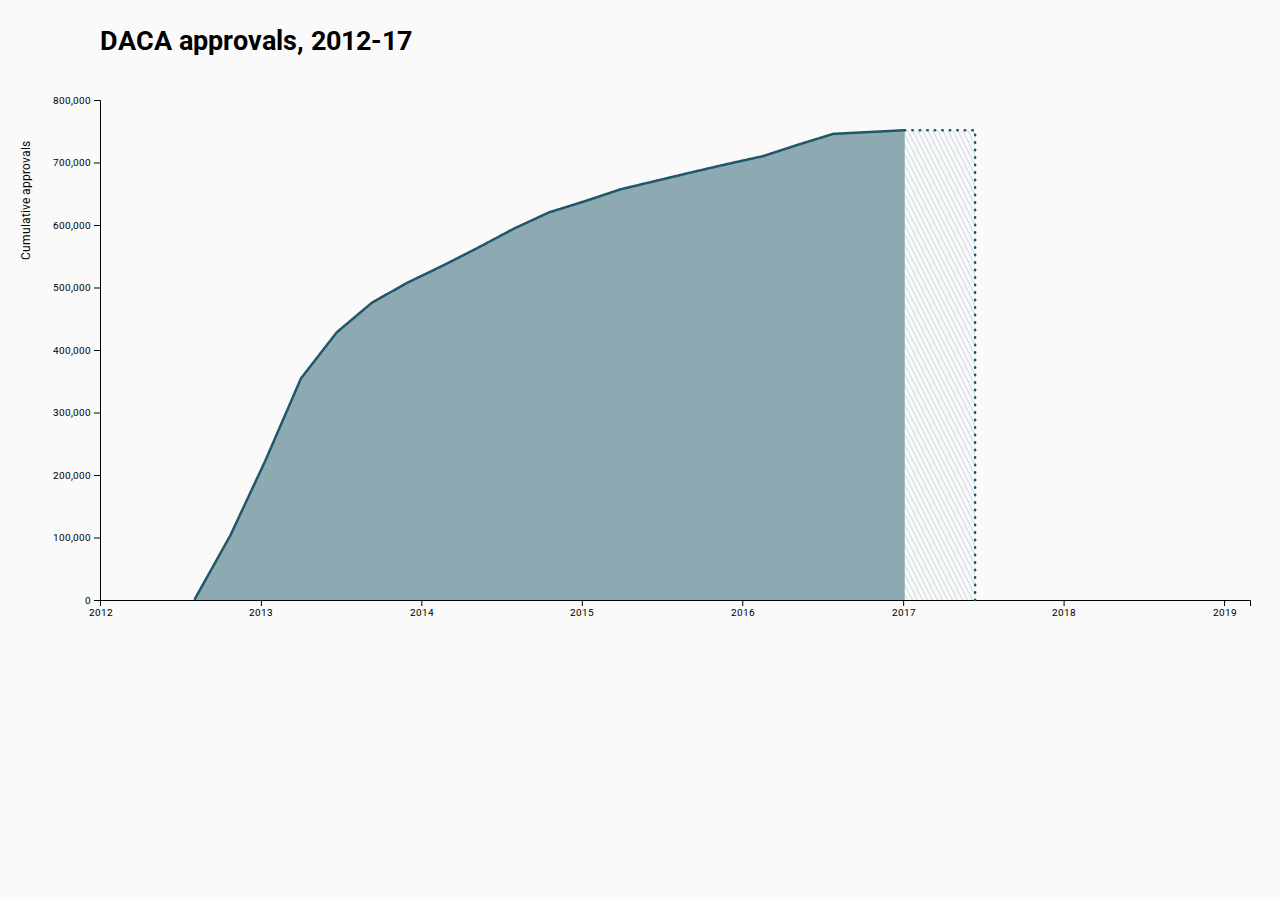
<file: PS01/index.html>
<!DOCTYPE html>
<html>
<head>
    <title>DACA Approvals</title>

    <link href="https://fonts.googleapis.com/css?family=Roboto:100,300,400,700" rel="stylesheet">
    <link href="https://fonts.googleapis.com/css?family=Roboto+Slab:300,400,700" rel="stylesheet">
    <link rel="stylesheet" type="text/css" href="./stylesheets/bootstrap.css">
    <link rel="stylesheet" type="text/css" href="./stylesheets/style.css">

    <script src="./libraries/jquery-3.2.1.js"></script>
    <script src="https://cdnjs.cloudflare.com/ajax/libs/popper.js/1.11.0/umd/popper.min.js"></script>
    <script src="./libraries/bootstrap.js"></script>
    <script src="./libraries/d3.v4.2.6.min.js"></script>
    <script src="./libraries/d3.annotation.min.js"></script>
    <script src="./libraries/texture.min.js"></script>


</head>

<body>

    <div class="svg-container"></div>

</body>

<script src="./index.js"></script>

</html>
</file>
<file: PS01/stylesheets/style.css>
/* TEXT STYLING */

body {
  font-family: "Roboto Slab", Verdana, sans-serif;
}

text {
  font-family: "Roboto", Verdana, sans-serif;
}

.menu-container > p {
  font-weight: 700;
}

.dropdownmenu {
  font-family: "Roboto", Verdana, sans-serif;
}

.title {
  font-size: 20pt;
  font-weight: 700;
}

.subtitle {
  font-size: 12pt;
  font-weight: 300;
}

.label {
  font-size: 9pt;
}

/* ELEMENT STYLING */

body {
  background: #FAFAFA;
}

/* ELEMENT POSITIONING */

body {
  display: flex;
  flex-direction: row;
}

.svg-container {
    /*border: 1px solid black;*/
    /*margin-top: 3%;
    margin-left: 5%;*/
}

.menu-container {
  display: flex;
  flex-direction: column;
  margin-top: 8.5%;
  margin-left: 1%;
}

form {
  display: flex;
  flex-direction: column;
}

.dropdownmenu {
  margin-bottom: 10%;
}

.slider {
  margin-bottom: 10%
}

.annotation-note-label,
.annotation-note-title {
  fill: black;
  font-family: "Roboto Slab", Verdana, sans-serif;
  font-size: 0.9rem;
}

.annotation-note-label {
  font-weight: 100;
  font-size: 0.8rem;
}

.annotation-subject > path {
  stroke: black;
  stroke-dasharray: 0.5,1
}

.annotation-connector > path {
  stroke: black;
  stroke-dasharray: 0.5,1
}

rect {
  width: 150;
}
</file>
